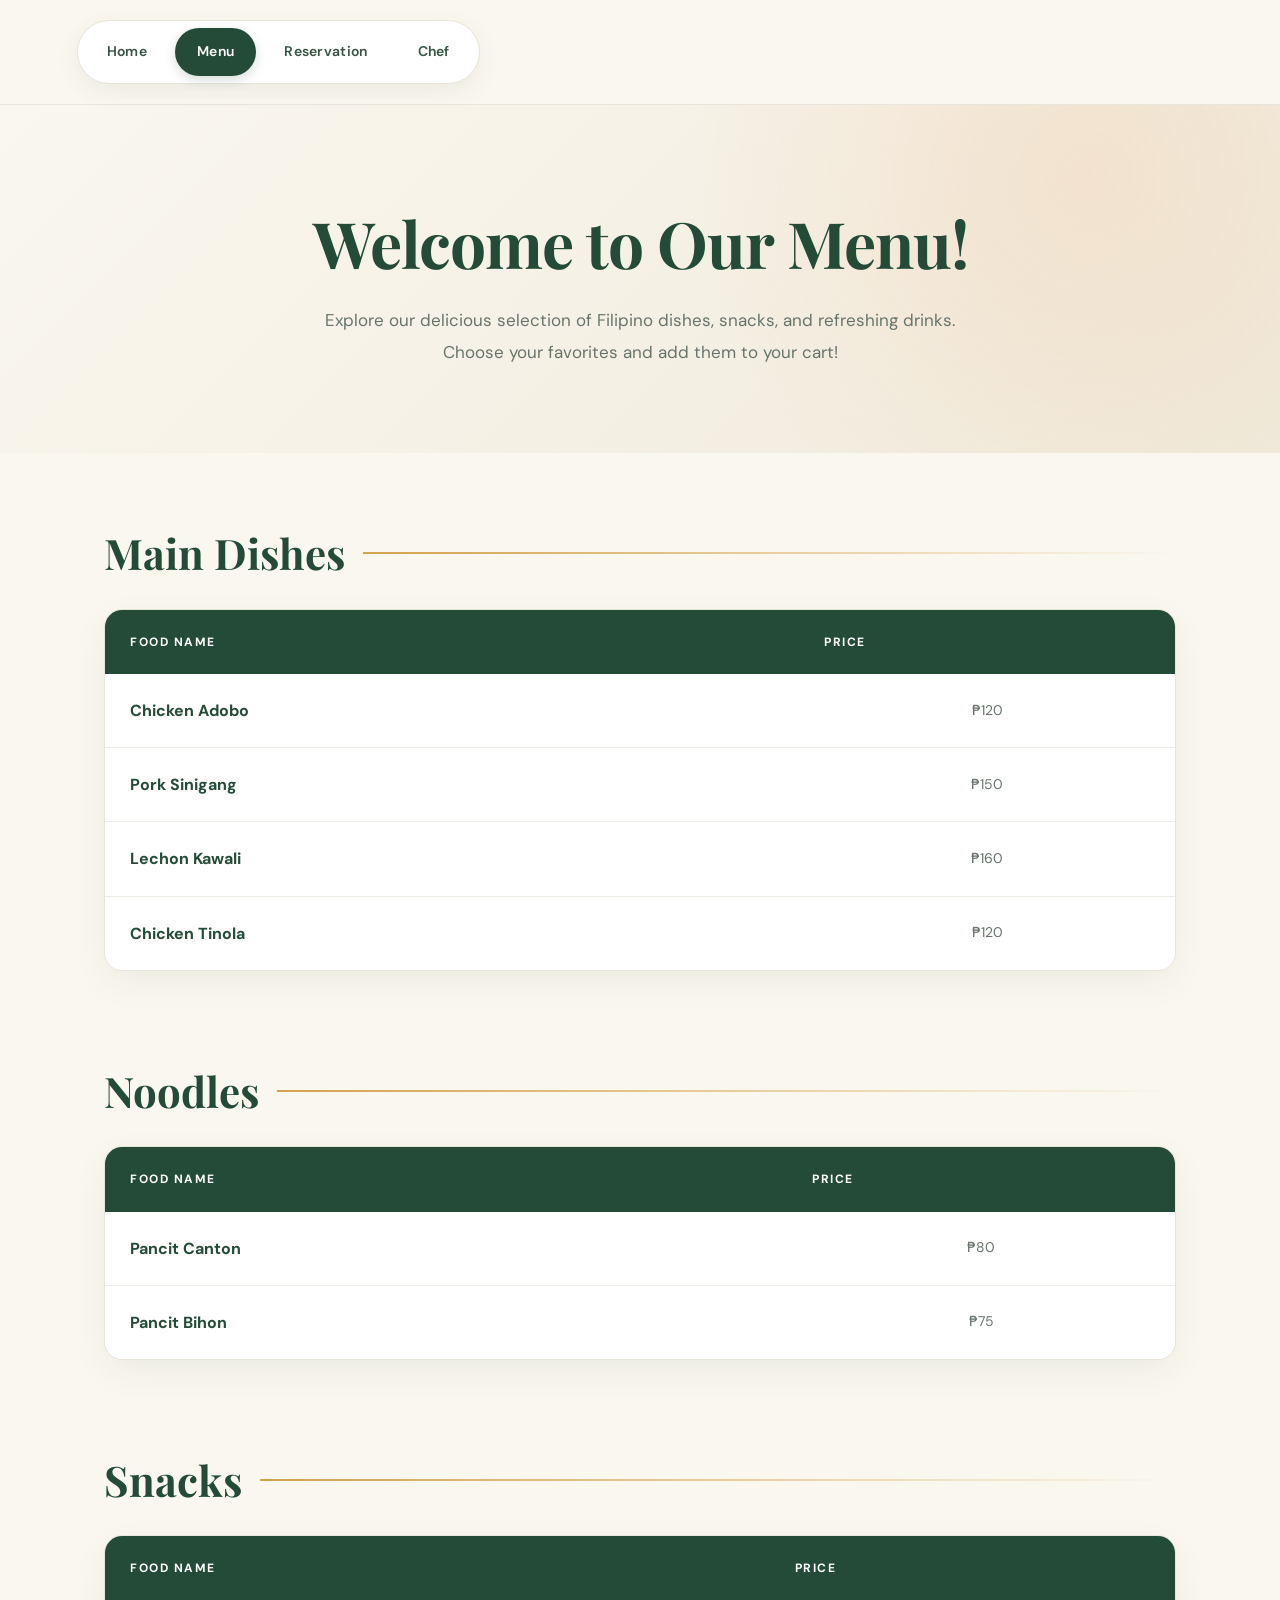
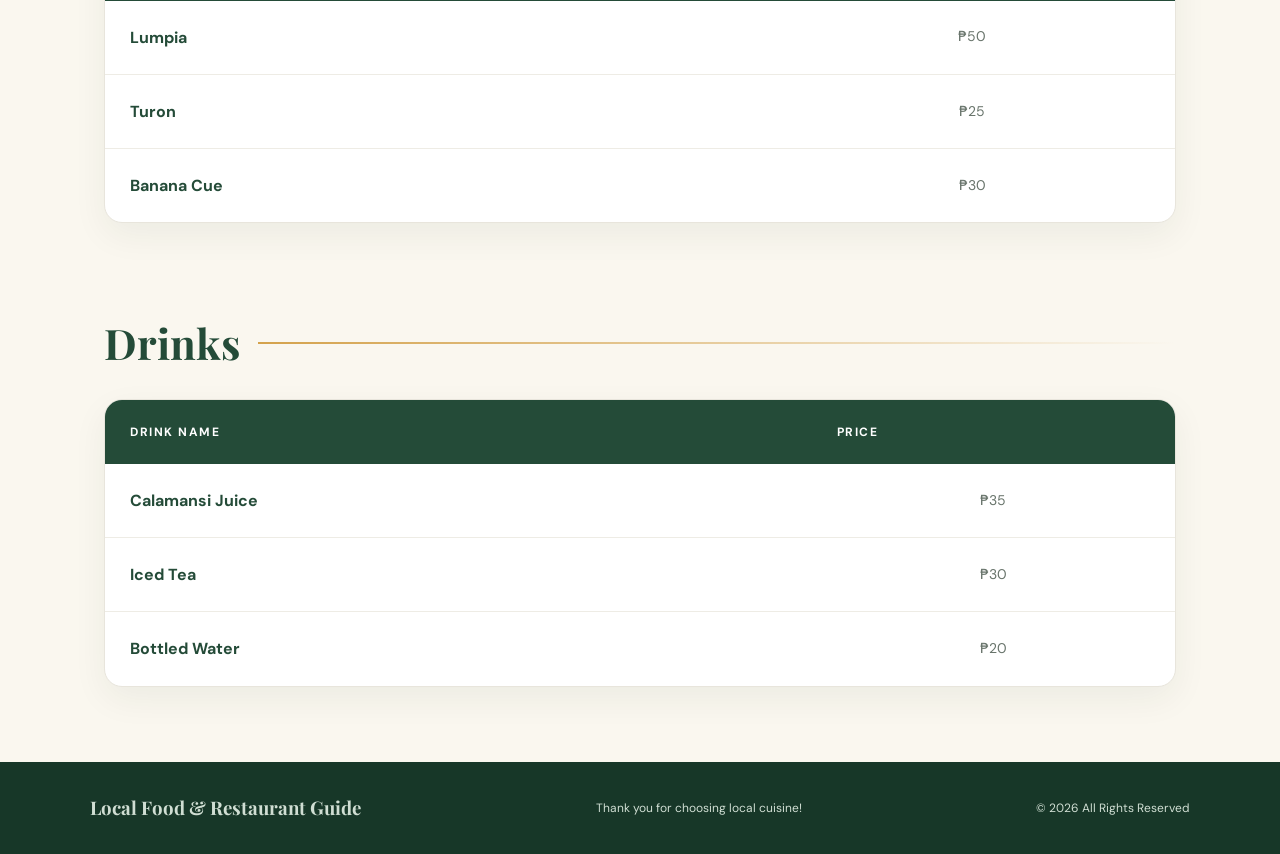
<file: menu.html>
<!DOCTYPE html>
<html lang="en">
<head>
    <meta charset="UTF-8">
    <meta name="viewport" content="width=device-width, initial-scale=1.0">
    <title>Food Menu | Local Food Guide</title>
    <link rel="stylesheet" href="menu.css">
</head>
<body>

    <!-- HEADER -->
    <header class="site-header">
        <nav class="site-nav">
            <a href="index.html#home">Home</a>
            <a href="menu.html" class="active" aria-current="page">Menu</a>
            <a href="reservation1.html">Reservation</a>
            <a href="index.html#chef">Chef</a>
        </nav>
    </header>

    <!-- INTRODUCTION -->
    <section class="menu-hero">
    <h2>Welcome to Our Menu!</h2>
        <p>
            Explore our delicious selection of Filipino
            dishes, snacks, and refreshing drinks.
            Choose your favorites and add them to your cart!
        </p>
    </section>

    <!-- MAIN DISHES -->
    <section class="menu-section">
        <h2>Main Dishes</h2>
       
        <table>
            <tr>
                <th>Food Name</th>
                <th>Price</th>
        </tr>

        <tr>
            <td>Chicken Adobo</td>
            <td>₱120</td>
        </tr>

        <tr>
            <td>Pork Sinigang</td>
            <td>₱150</td>
        </tr>

        <tr>
            <td>Lechon Kawali</td>
            <td>₱160</td>
        </tr>

        <tr>
            <td>Chicken Tinola</td>
            <td>₱120</td>
        </tr>
    </table>
</section>

<section class="menu-section">
    <h2>Noodles</h2>

    <table>
        <tr>
            <th>Food Name</th>
            <th>Price</th>
        </tr>

        <tr>
            <td>Pancit Canton</td>
            <td>₱80</td>
        </tr>

        <tr>
            <td>Pancit Bihon</td>
            <td>₱75</td>
        </tr>
    </table>
</section>

    <section class="menu-section">
        <h2>Snacks</h2>
        <table>
            <tr>
                <th>Food Name</th>
                <th>Price</th>
            </tr>
            <tr><td>Lumpia</td><td>₱50</td></tr>
            <tr><td>Turon</td><td>₱25</td></tr>
            <tr><td>Banana Cue</td><td>₱30</td></tr>
        </table>
    </section>

    <section class="menu-section">
        <h2>Drinks</h2>
        <table>
            <tr>
                <th>Drink Name</th>
                <th>Price</th>
            </tr>
            <tr><td>Calamansi Juice</td><td>₱35</td></tr>
            <tr><td>Iced Tea</td><td>₱30</td></tr>
            <tr><td>Bottled Water</td><td>₱20</td></tr>
        </table>
    </section>

    <footer class="site-footer">
        <h3 class="brrand">Local Food & Restaurant Guide</h3>
        <p>Thank you for choosing local cuisine!</p>
        <p class="copyright">© 2026 All Rights Reserved</p>
    </footer>

</body>
</html>
</file>
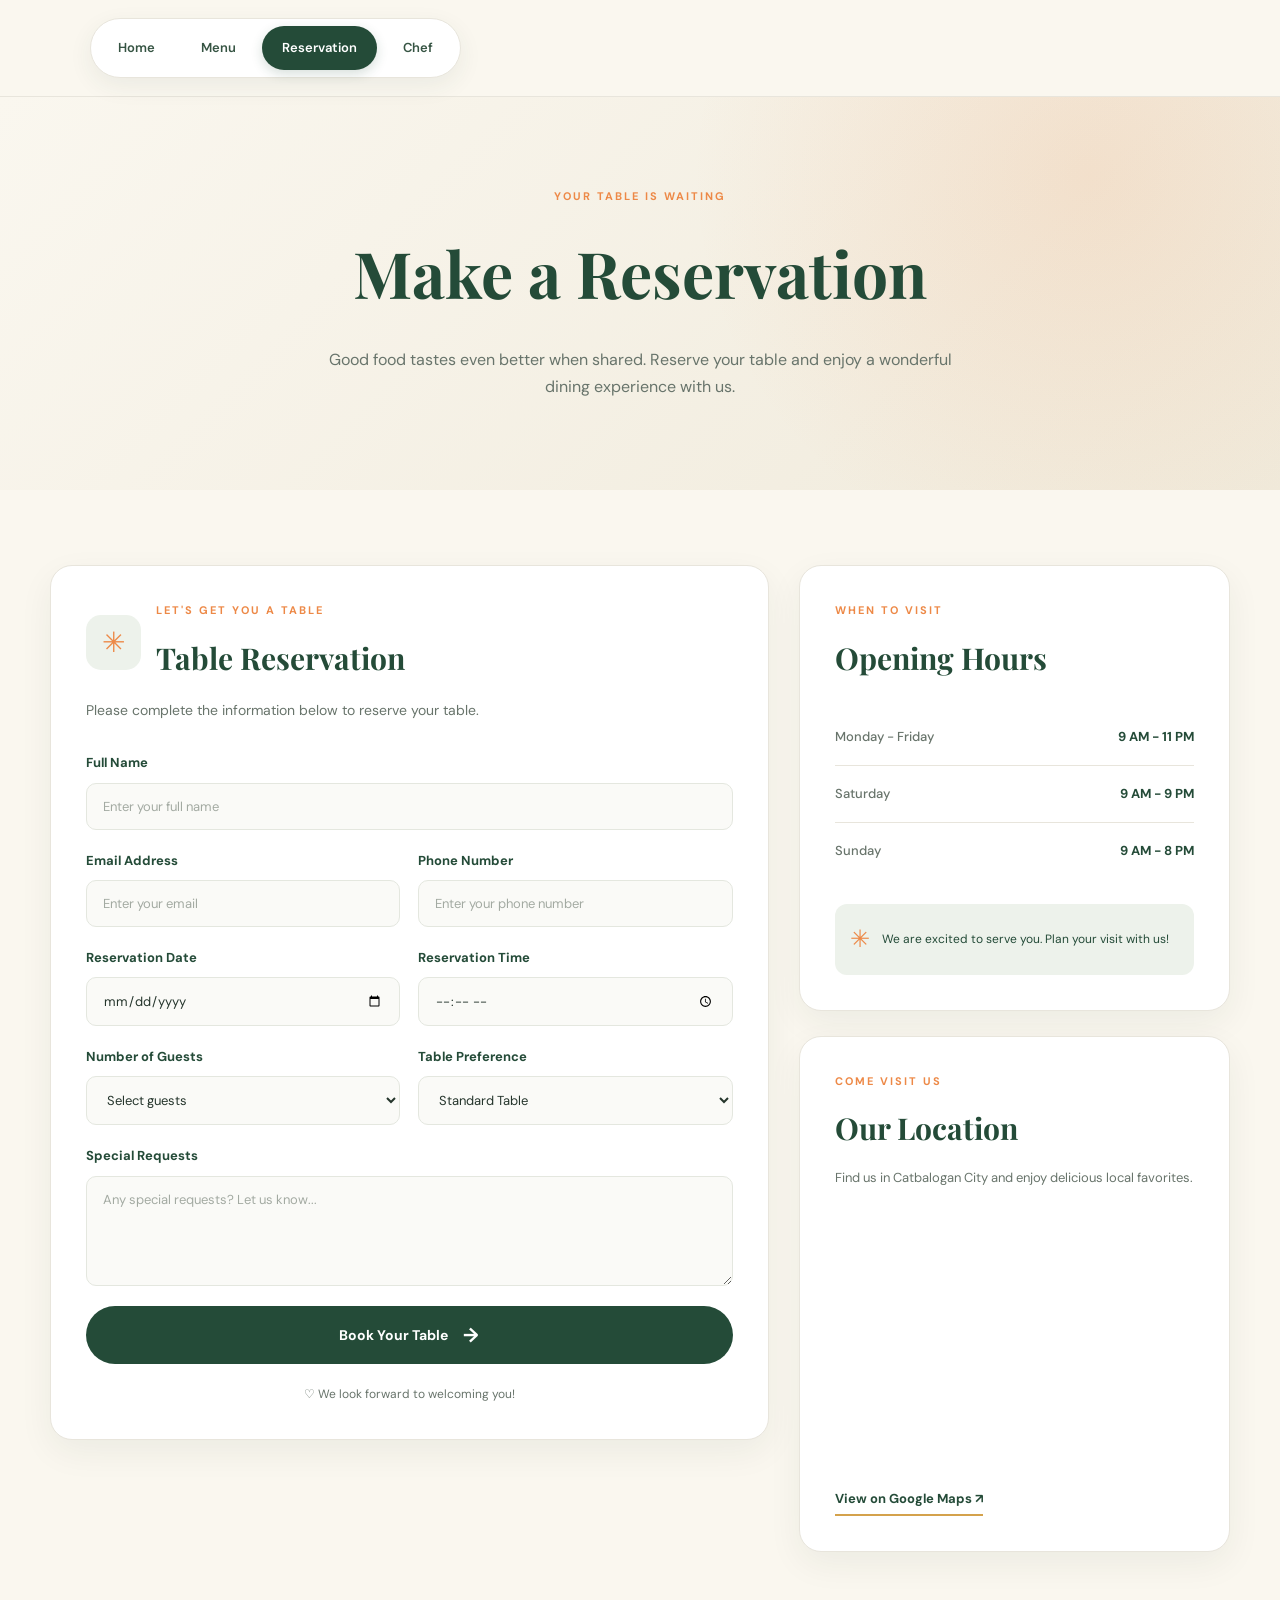
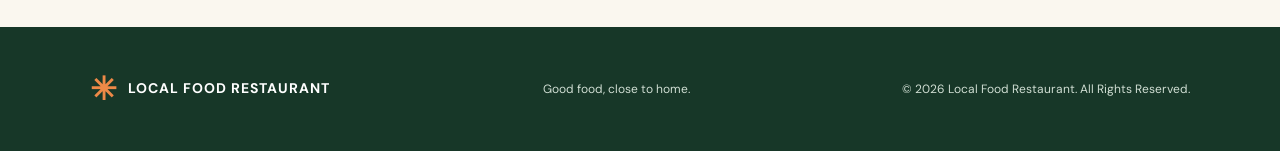
<file: reservation1.html>
<!DOCTYPE html>
<html lang="en">
<head>
    <meta charset="UTF-8">
    <meta name="viewport" content="width=device-width, initial-scale=1.0">

    <meta name="theme-color" content="#faf7ef">
    <title>Reservation | Local Food Restaurant</title>

    <link rel="stylesheet" href="reservation1.css">
</head>

<body>

    <!-- HEADER -->
    <header class="reservation-header">

        <nav class="site-nav" aria-label="Main navigation">
            <a href="index.html">Home</a>
            <a href="menu.html">Menu</a>
            <a href="reservation.html" class="active" aria-current="page">Reservation</a>
            <a href="index.html#chef">Chef</a>
        </nav>

    </header>

    <main>

        <!-- RESERVATION HERO -->
        <section class="reservation-hero">
            <p class="eyebrow">YOUR TABLE IS WAITING</p>
            <h1>Make a Reservation</h1>
            <p>
                Good food tastes even better when shared.
                Reserve your table and enjoy a wonderful dining experience with us.
            </p>
        </section>

        <!-- MAIN CONTENT -->
        <div class="reservation-container">

            <!-- BOOKING FORM -->
            <section class="card reservation-form-card">

                <div class="card-heading">
                    <span class="heading-icon">✳</span>
                    <div>
                        <p class="eyebrow">LET'S GET YOU A TABLE</p>
                        <h2>Table Reservation</h2>
                    </div>
                </div>

                <p class="form-description">
                    Please complete the information below to reserve your table.
                </p>

                <form id="reservationForm">

                    <div class="form-group">
                        <label for="fullname">Full Name</label>
                        <input type="text" id="fullname" name="fullname"
                            placeholder="Enter your full name" required>
                    </div>

                    <div class="form-row">

                        <div class="form-group">
                            <label for="email">Email Address</label>
                            <input type="email" id="email" name="email"
                                placeholder="Enter your email" required>
                        </div>

                        <div class="form-group">
                            <label for="phone">Phone Number</label>
                            <input type="tel" id="phone" name="phone"
                                placeholder="Enter your phone number" required>
                        </div>

                    </div>

                    <div class="form-row">

                        <div class="form-group">
                            <label for="date">Reservation Date</label>
                            <input type="date" id="date" name="date" required>
                        </div>

                        <div class="form-group">
                            <label for="time">Reservation Time</label>
                            <input type="time" id="time" name="time" required>
                        </div>

                    </div>

                    <div class="form-row">

                        <div class="form-group">
                            <label for="guests">Number of Guests</label>
                            <select id="guests" name="guests" required>
                                <option value="">Select guests</option>
                                <option>1 Guest</option>
                                <option>2 Guests</option>
                                <option>3 Guests</option>
                                <option>4 Guests</option>
                                <option>5 Guests</option>
                                <option>6+ Guests</option>
                            </select>
                        </div>

                        <div class="form-group">
                            <label for="table">Table Preference</label>
                            <select id="table" name="table">
                                <option>Standard Table</option>
                                <option>Window Side</option>
                                <option>Outdoor Table</option>
                                <option>Quiet Area</option>
                            </select>
                        </div>

                    </div>

                    <div class="form-group">
                        <label for="requests">Special Requests</label>
                        <textarea id="requests" name="requests"
                            rows="4"
                            placeholder="Any special requests? Let us know..."></textarea>
                    </div>

                    <button type="submit" class="book-button">
                        Book Your Table <span>→</span>
                    </button>

                    <p class="form-note">
                        ♡ We look forward to welcoming you!
                    </p>

                </form>

            </section>

            <!-- RIGHT SIDE INFORMATION -->
            <aside class="reservation-sidebar">

                <!-- OPENING HOURS -->
                <section class="card hours-card">

                    <p class="eyebrow">WHEN TO VISIT</p>
                    <h2>Opening Hours</h2>

                    <table class="hours-table">

                        <tr>
                            <td>Monday - Friday</td>
                            <td>9 AM - 11 PM</td>
                        </tr>

                        <tr>
                            <td>Saturday</td>
                            <td>9 AM - 9 PM</td>
                        </tr>

                        <tr>
                            <td>Sunday</td>
                            <td>9 AM - 8 PM</td>
                        </tr>

                    </table>

                    <div class="hours-note">
                        <span>✳</span>
                        <p>We are excited to serve you. Plan your visit with us!</p>
                    </div>

                </section>

                <!-- LOCATION -->
                <section class="card location-card">

                    <p class="eyebrow">COME VISIT US</p>
                    <h2>Our Location</h2>

                    <p class="location-description">
                        Find us in Catbalogan City and enjoy delicious local favorites.
                    </p>

                    <iframe
                        src="https://www.google.com/maps?q=Catbalogan+City&output=embed"
                        loading="lazy"
                        allowfullscreen
                        referrerpolicy="no-referrer-when-downgrade"
                        title="Map showing Catbalogan City">
                    </iframe>

                    <a class="map-link"
                        href="https://www.google.com/maps/search/?api=1&query=Catbalogan+City"
                        target="_blank"
                        rel="noopener noreferrer">
                        View on Google Maps ↗
                    </a>

                </section>

            </aside>

        </div>

    </main>

    <!-- FOOTER -->
    <footer class="reservation-footer">

        <a class="brand" href="index.html">
            <span class="brand-mark">✳</span>
            <span>LOCAL FOOD RESTAURANT</span>
        </a>

        <p>Good food, close to home.</p>

        <p class="copyright">
            © 2026 Local Food Restaurant. All Rights Reserved.
        </p>

    </footer>

</body>
</html>
</file>
<file: menu.css>
@import url('https://fonts.googleapis.com/css2?family=DM+Sans:wght@400;500;600;700&family=Playfair+Display:wght@500;600;700;800&display=swap');

:root {
    --primary: #244b38;
    --primary-dark: #173728;
    --accent: #ed8947;
    --cream: #faf7ef;
    --white: #ffffff;
    --text: #25352c;
    --muted: #68746b;
    --border: #e8e5dc;
    --radius: 20px;
    --shadow: 0 12px 35px rgba(20, 45, 30, 0.08);
}

* {
    margin: 0;
    padding: 0;
    box-sizing: border-box;
}

html {
    scroll-behavior: smooth;
}

body {
    font-family: 'DM Sans', sans-serif;
    background: var(--cream);
    color: var(--text);
    line-height: 1.7;
}

h1, h2, h3 {
    font-family: 'Playfair Display', serif;
    line-height: 1.2;
}

a {
    text-decoration: none;
    color: inherit;
}

img {
    max-width: 100%;
    display: block;
}

::selection {
    background: var(--accent);
    color: white;
}

/* ===================================
   LOCAL FOOD RESTAURANT - MENU PAGE
   =================================== */

/* ===== MENU INTRODUCTION ===== */

.site-header {
    width: 100%;
    padding: 20px 6%;
    background: rgba(250, 247, 239, 0.96);
    display: flex;
    align-items: center;
    justify-content: space-between;
    gap: 25px;
    position: sticky;
    top: 0;
    z-index: 1000;
    border-bottom: 1px solid var(--border);
    backdrop-filter: blur(15px);
}

/* ===== ELEGANT NAVIGATION ===== */

.site-nav {
    display: flex;
    align-items: center;
    justify-content: center;
    gap: 6px;

    padding: 7px;
    background: #ffffff;

    border: 1px solid #e8e4d9;
    border-radius: 50px;

    box-shadow: 0 8px 25px rgba(36, 75, 56, 0.07);
}

/* Navigation links */
.site-nav a {
    position: relative;
    display: inline-flex;
    align-items: center;
    justify-content: center;

    padding: 12px 22px;
    border-radius: 30px;

    font-family: 'DM Sans', sans-serif;
    font-size: 14px;
    font-weight: 600;
    letter-spacing: 0.3px;

    color: #365443;
    text-decoration: none;

    transition:
        background 0.3s ease,
        color 0.3s ease,
        transform 0.3s ease;
}

/* Hover animation */
.site-nav a:hover {
    background: #edf2eb;
    color: #244b38;
    transform: translateY(-2px);
}

/* Active navigation link */
.site-nav a.active {
    background: #244b38;
    color: #ffffff;
    box-shadow: 0 4px 12px rgba(36, 75, 56, 0.18);
}

/* Gold underline accent */
.site-nav a:not(.active)::after {
    content: "";
    position: absolute;
    bottom: 5px;
    left: 50%;

    width: 0;
    height: 2px;

    background: #d4a24c;
    border-radius: 5px;

    transform: translateX(-50%);
    transition: width 0.3s ease;
}

.site-nav a:not(.active):hover::after {
    width: 35%;
}

/* Keyboard accessibility */
.site-nav a:focus-visible {
    outline: 2px solid #d4a24c;
    outline-offset: 3px;
}

.menu-hero {
    background:
        radial-gradient(circle at 85% 20%,
            rgba(237, 137, 71, 0.12),
            transparent 35%),
        linear-gradient(135deg, #faf7ef, #f0eadb);

    padding: 100px 8% 85px;
    text-align: center;
    position: relative;
    overflow: hidden;
}

.menu-hero h2 {
    font-family: 'Playfair Display', serif;
    font-size: clamp(38px, 5vw, 64px);
    color: #244b38;
    margin-bottom: 22px;
    letter-spacing: -1px;
}

.menu-hero > p:not(.eyebrow) {
    max-width: 650px;
    margin: 0 auto;
    font-size: 17px;
    color: #68746b;
    line-height: 1.9;
}

/* ===== MENU SECTIONS ===== */

.menu-section {
    max-width: 1200px;
    margin: 75px auto;
    padding: 0 5%;
}

.menu-section h2 {
    font-family: 'Playfair Display', serif;
    font-size: clamp(30px, 4vw, 42px);
    color: #244b38;
    margin-bottom: 30px;

    display: flex;
    align-items: center;
    gap: 18px;
}

/* Decorative line beside heading */
.menu-section h2::after {
    content: "";
    height: 2px;
    flex: 1;
    background: linear-gradient(
        to right,
        #d4a24c,
        transparent
    );
}

/* ===== MENU TABLE ===== */

.menu-section table {
    width: 100%;
    border-collapse: separate;
    border-spacing: 0;
    background: #ffffff;

    border: 1px solid #e8e5dc;
    border-radius: 18px;
    overflow: hidden;

    box-shadow: 0 12px 35px rgba(20, 45, 30, 0.06);
}

/* Table header */
.menu-section th {
    background: #244b38;
    color: #ffffff;

    padding: 22px 25px;
    font-size: 12px;
    font-weight: 700;
    text-transform: uppercase;
    letter-spacing: 1.5px;
    text-align: left;
}

/* Table cells */
.menu-section td {
    padding: 23px 25px;
    font-size: 14px;
    color: #68746b;

    border-bottom: 1px solid #eeece5;
    vertical-align: middle;
}

/* Remove final border */
.menu-section tr:last-child td {
    border-bottom: none;
}

/* Food name */
.menu-section td:first-child {
    font-weight: 700;
    font-size: 16px;
    color: #244b38;
    min-width: 150px;
}

/* Description */
.menu-section td:nth-child(2) {
    line-height: 1.7;
}

/* Price */
.menu-section td:nth-child(3) {
    font-weight: 800;
    font-size: 19px;
    color: #b77b2d;
    white-space: nowrap;
}

/* Order column */
.menu-section td:last-child {
    text-align: center;
    white-space: nowrap;
}

/* Row hover effect */
.menu-section tbody tr,
.menu-section tr:not(:first-child) {
    transition: background 0.3s ease;
}

.menu-section tr:not(:first-child):hover {
    background: #f7f8f2;
}

/* ===== ADD TO CART BUTTON ===== */

.menu-section button {
    background: #244b38;
    color: #ffffff;
    border: 1px solid #244b38;

    padding: 12px 20px;
    border-radius: 30px;

    font-family: 'DM Sans', sans-serif;
    font-size: 12px;
    font-weight: 700;

    cursor: pointer;

    transition:
        background 0.3s ease,
        transform 0.3s ease,
        box-shadow 0.3s ease;
}

.menu-section button:hover {
    background: #ed8947;
    border-color: #ed8947;
    transform: translateY(-3px);

    box-shadow: 0 7px 18px rgba(237, 137, 71, 0.22);
}

.menu-section button:active {
    transform: scale(0.96);
}

.menu-section button:focus-visible {
    outline: 3px solid #d4a24c;
    outline-offset: 3px;
}

/* ===== SECTION SPACING ===== */

.menu-section + .menu-section {
    margin-top: 95px;
}

/* ===== RESPONSIVE TABLET ===== */

@media (max-width: 900px) {

    .menu-hero {
        padding: 75px 6%;
    }

    .menu-section {
        margin: 55px auto;
    }

    .menu-section th,
    .menu-section td {
        padding: 17px 14px;
    }

    .menu-section button {
        padding: 10px 14px;
    }
}

/* ===== RESPONSIVE MOBILE ===== */

@media (max-width: 600px) {

    .menu-hero {
        padding: 65px 6%;
    }

    .menu-hero h2 {
        font-size: 38px;
    }

    .menu-hero > p:not(.eyebrow) {
        font-size: 14px;
    }

    .menu-section {
        padding: 0 5%;
        margin: 50px auto;
    }

    .menu-section h2 {
        font-size: 30px;
    }

    /* Allow horizontal table scrolling */
    .menu-section {
        overflow-x: auto;
    }

    .menu-section table {
        min-width: 620px;
    }

    .menu-section th {
        padding: 15px;
        font-size: 11px;
    }

    .menu-section td {
        padding: 16px;
        font-size: 13px;
    }

    .menu-section td:first-child {
        font-size: 14px;
    }

    .menu-section td:nth-child(3) {
        font-size: 16px;
    }

    .menu-section button {
        padding: 10px 13px;
        font-size: 11px;
    }
}

@media (prefers-reduced-motion: reduce) {
    .menu-section button,
    .menu-section tr {
        transition: none;
    }
}

.site-footer {
    background: var(--primary-dark);
    color: #d0ded3;

    padding: 35px 7%;

    display: flex;
    align-items: center;
    justify-content: space-between;
    gap: 20px;
}

.site-footer .brand {
    color: white;
}

.site-footer p {
    font-size: 12px;
}

.copyright {
    text-align: right;
}
</file>
<file: reservation1.css>
@import url('https://fonts.googleapis.com/css2?family=DM+Sans:wght@400;500;600;700&family=Playfair+Display:wght@500;600;700;800&display=swap');

/* ==================================
   GLOBAL STYLING
================================== */

:root {
    --primary: #244b38;
    --primary-dark: #173728;
    --accent: #ed8947;
    --gold: #d4a24c;
    --cream: #faf7ef;
    --white: #ffffff;
    --text: #25352c;
    --muted: #68746b;
    --border: #e8e5dc;
}

* {
    margin: 0;
    padding: 0;
    box-sizing: border-box;
}

html {
    scroll-behavior: smooth;
}

body {
    font-family: 'DM Sans', sans-serif;
    background: var(--cream);
    color: var(--text);
    line-height: 1.7;
}

h1, h2 {
    font-family: 'Playfair Display', serif;
}

a {
    text-decoration: none;
    color: inherit;
}

/* ==================================
   HEADER
================================== */

.reservation-header {
    display: flex;
    align-items: center;
    justify-content: space-between;
    gap: 25px;

    padding: 18px 7%;

    background: rgba(250, 247, 239, 0.96);
    border-bottom: 1px solid var(--border);

    position: sticky;
    top: 0;
    z-index: 1000;

    backdrop-filter: blur(15px);
}

.brand {
    display: flex;
    align-items: center;
    gap: 10px;

    color: var(--primary);
    font-size: 14px;
    font-weight: 700;
    letter-spacing: 1px;
}

.brand-mark {
    font-size: 32px;
    color: var(--accent);
}

/* Navigation */

.site-nav {
    display: flex;
    align-items: center;
    justify-content: center;
    gap: 6px;

    padding: 7px;
    background: white;
    border: 1px solid var(--border);
    border-radius: 50px;

    box-shadow: 0 8px 25px rgba(36, 75, 56, 0.07);
}

.site-nav a {
    position: relative;
    padding: 11px 20px;

    border-radius: 30px;

    font-size: 13px;
    font-weight: 600;
    color: #365443;

    transition: 0.3s ease;
}

.site-nav a:hover {
    background: #edf2eb;
    color: var(--primary);
    transform: translateY(-2px);
}

.site-nav a.active {
    background: var(--primary);
    color: white;
    box-shadow: 0 4px 12px rgba(36, 75, 56, 0.18);
}

/* ==================================
   RESERVATION HERO
================================== */

.reservation-hero {
    position: relative;
    overflow: hidden;

    text-align: center;
    padding: 90px 8%;

    background:
        radial-gradient(
            circle at 85% 20%,
            rgba(237, 137, 71, 0.14),
            transparent 35%
        ),
        linear-gradient(135deg, #faf7ef, #f0eadb);
}

.eyebrow {
    color: var(--accent);
    font-size: 11px;
    font-weight: 700;
    letter-spacing: 2px;
    margin-bottom: 13px;
}

.reservation-hero h1 {
    color: var(--primary);
    font-size: clamp(40px, 5vw, 65px);
    margin-bottom: 18px;
}

.reservation-hero > p:not(.eyebrow) {
    max-width: 650px;
    margin: auto;

    color: var(--muted);
    font-size: 16px;
}

.hero-decoration {
    position: absolute;
    right: 7%;
    bottom: -75px;

    color: rgba(36, 75, 56, 0.05);
    font-size: 230px;
}

/* ==================================
   MAIN LAYOUT
================================== */

.reservation-container {
    max-width: 1250px;
    margin: 75px auto;
    padding: 0 35px;

    display: grid;
    grid-template-columns: 1.5fr 0.9fr;
    gap: 30px;

    align-items: start;
}

.card {
    background: var(--white);
    border: 1px solid var(--border);
    border-radius: 22px;

    padding: 35px;

    box-shadow: 0 12px 35px rgba(20, 45, 30, 0.06);

    transition: transform 0.3s ease,
                box-shadow 0.3s ease;
}

.card:hover {
    box-shadow: 0 18px 40px rgba(20, 45, 30, 0.09);
}

/* ==================================
   FORM CARD
================================== */

.card-heading {
    display: flex;
    align-items: center;
    gap: 15px;

    margin-bottom: 15px;
}

.heading-icon {
    display: flex;
    align-items: center;
    justify-content: center;

    width: 55px;
    height: 55px;

    border-radius: 15px;

    background: #edf2eb;
    color: var(--accent);
    font-size: 28px;
}

.card h2 {
    font-size: 30px;
    color: var(--primary);
}

.form-description {
    font-size: 14px;
    color: var(--muted);
    margin-bottom: 30px;
}

/* Form groups */

.form-group {
    display: flex;
    flex-direction: column;
    gap: 8px;

    margin-bottom: 20px;
    min-width: 0;
}

.form-row {
    display: grid;
    grid-template-columns: 1fr 1fr;
    gap: 18px;
}

.form-group label {
    font-size: 13px;
    font-weight: 700;
    color: var(--primary);
}

/* Input fields */

.form-group input,
.form-group select,
.form-group textarea {
    width: 100%;

    padding: 14px 16px;

    font-family: 'DM Sans', sans-serif;
    font-size: 13px;
    color: var(--text);

    background: #fafaf7;
    border: 1px solid #e4e7df;
    border-radius: 10px;

    outline: none;

    transition: 0.3s ease;
}

.form-group input:focus,
.form-group select:focus,
.form-group textarea:focus {
    border-color: var(--primary);
    background: white;

    box-shadow: 0 0 0 4px rgba(36, 75, 56, 0.08);
}

.form-group textarea {
    resize: vertical;
    min-height: 110px;
}

.form-group input::placeholder,
.form-group textarea::placeholder {
    color: #a3aaa2;
}

/* ==================================
   BOOK BUTTON
================================== */

.book-button {
    width: 100%;

    display: flex;
    align-items: center;
    justify-content: center;
    gap: 15px;

    padding: 16px;

    background: var(--primary);
    color: white;

    border: none;
    border-radius: 50px;

    font-family: 'DM Sans', sans-serif;
    font-size: 14px;
    font-weight: 700;

    cursor: pointer;

    transition: all 0.3s ease;
}

.book-button span {
    font-size: 20px;
}

.book-button:hover {
    background: var(--accent);
    transform: translateY(-3px);

    box-shadow: 0 10px 25px rgba(237, 137, 71, 0.22);
}

.book-button:active {
    transform: scale(0.98);
}

.form-note {
    text-align: center;
    margin-top: 20px;

    color: var(--muted);
    font-size: 12px;
}

/* ==================================
   SIDEBAR
================================== */

.reservation-sidebar {
    display: flex;
    flex-direction: column;
    gap: 25px;
}

.hours-card h2,
.location-card h2 {
    margin-bottom: 25px;
}

/* ==================================
   OPENING HOURS
================================== */

.hours-table {
    width: 100%;
    border-collapse: collapse;
}

.hours-table td {
    padding: 17px 0;

    border-bottom: 1px solid var(--border);

    font-size: 13px;
}

.hours-table td:first-child {
    color: var(--muted);
    font-weight: 500;
}

.hours-table td:last-child {
    text-align: right;
    color: var(--primary);
    font-weight: 700;
    white-space: nowrap;
}

.hours-table tr:last-child td {
    border-bottom: none;
}

.hours-note {
    display: flex;
    align-items: center;
    gap: 12px;

    background: #edf2eb;
    border-radius: 12px;

    padding: 15px;
    margin-top: 25px;
}

.hours-note span {
    font-size: 24px;
    color: var(--accent);
}

.hours-note p {
    font-size: 12px;
    color: var(--primary);
    line-height: 1.6;
}

/* ==================================
   LOCATION
================================== */

.location-description {
    font-size: 13px;
    color: var(--muted);
    margin-top: -12px;
    margin-bottom: 20px;
}

.location-card iframe {
    width: 100%;
    height: 260px;

    border: none;
    border-radius: 15px;

    display: block;
}

.map-link {
    display: inline-block;
    margin-top: 18px;

    color: var(--primary);
    font-size: 13px;
    font-weight: 700;

    border-bottom: 2px solid var(--gold);
    padding-bottom: 4px;

    transition: color 0.3s ease;
}

.map-link:hover {
    color: var(--accent);
}

/* ==================================
   FOOTER
================================== */

.reservation-footer {
    background: var(--primary-dark);
    color: #d0ded3;

    padding: 35px 7%;

    display: flex;
    align-items: center;
    justify-content: space-between;
    gap: 20px;
}

.reservation-footer .brand {
    color: white;
}

.reservation-footer p {
    font-size: 12px;
}

.copyright {
    text-align: right;
}

/* ==================================
   RESPONSIVE DESIGN
================================== */

@media (max-width: 950px) {

    .reservation-container {
        grid-template-columns: 1fr;
        max-width: 750px;
    }

    .reservation-header {
        flex-wrap: wrap;
        justify-content: center;
    }

    .reservation-footer {
        flex-wrap: wrap;
        justify-content: center;
        text-align: center;
    }

    .copyright {
        text-align: center;
        width: 100%;
    }
}

/* Mobile */

@media (max-width: 600px) {

    .reservation-header {
        padding: 15px 5%;
    }

    .brand {
        font-size: 12px;
    }

    .site-nav {
        width: 100%;
        flex-wrap: wrap;
        justify-content: center;
        gap: 3px;
        padding: 5px;
    }

    .site-nav a {
        font-size: 11px;
        padding: 10px 12px;
    }

    .reservation-hero {
        padding: 65px 6%;
    }

    .reservation-hero h1 {
        font-size: 40px;
    }

    .reservation-hero > p:not(.eyebrow) {
        font-size: 14px;
    }

    .reservation-container {
        margin: 40px auto;
        padding: 0 15px;
        gap: 20px;
    }

    .card {
        padding: 23px 18px;
        border-radius: 17px;
    }

    .card h2 {
        font-size: 25px;
    }

    .form-row {
        grid-template-columns: 1fr;
        gap: 0;
    }

    .form-group input,
    .form-group select,
    .form-group textarea {
        padding: 13px;
    }

    .location-card iframe {
        height: 220px;
    }

    .reservation-footer {
        flex-direction: column;
        padding: 35px 20px;
    }
}

/* ==================================
   ACCESSIBILITY
================================== */

:focus-visible {
    outline: 3px solid var(--gold);
    outline-offset: 3px;
}

@media (prefers-reduced-motion: reduce) {
    *,
    *::before,
    *::after {
        animation-duration: 0.01ms !important;
        transition-duration: 0.01ms !important;
        scroll-behavior: auto !important;
    }
}
</file>
